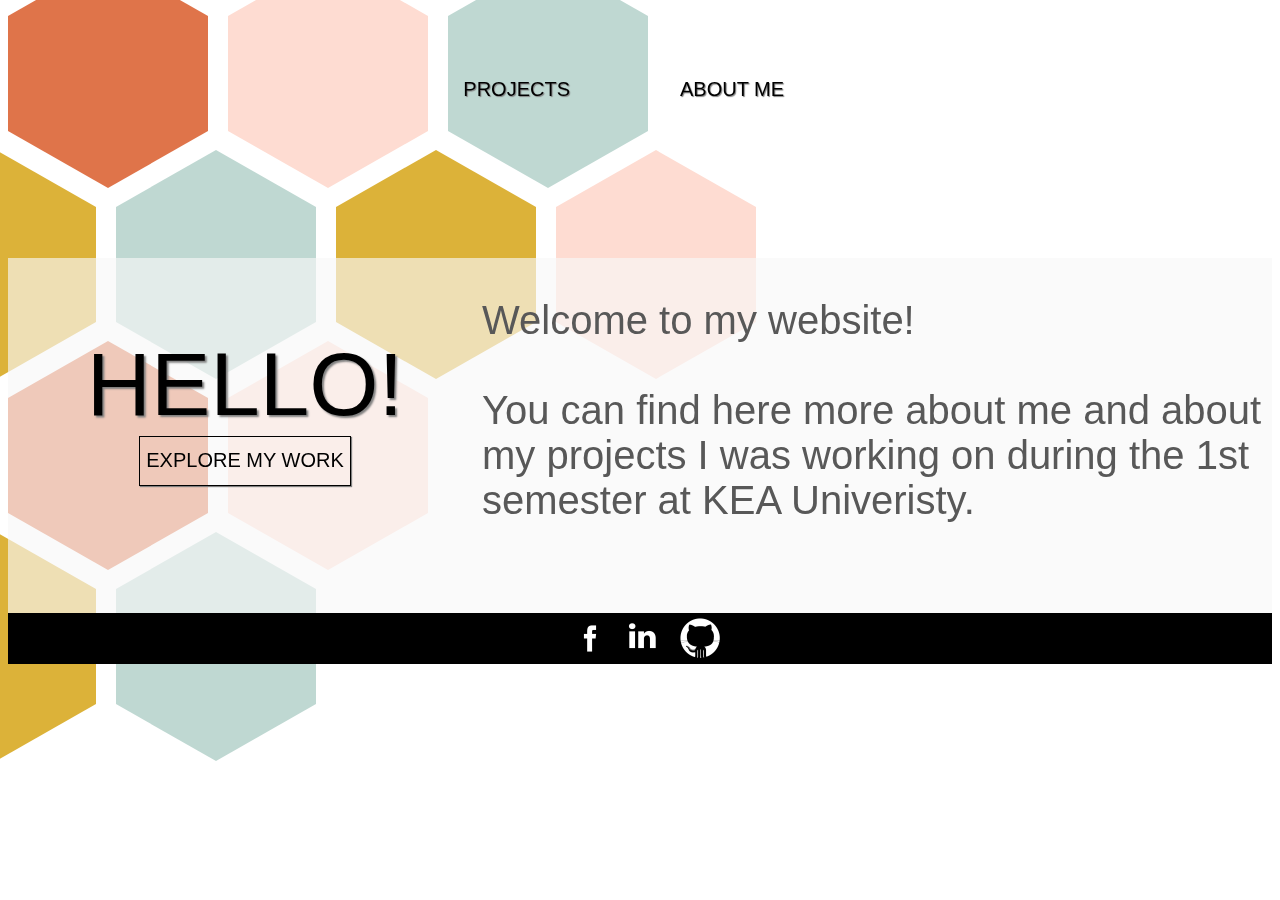
<file: index.html>
<!DOCTYPE html>
<html lang="en">

<head>
    <meta charset="utf-8">
    <meta name="viewport" content="width=device-width, initial-scale=1.0">
    <title>Portfolio</title>
    <link rel="stylesheet" href="style.css" type="text/css">
    <script src="javascript.js" defer></script>
    <link rel="icon" href="images/z.png">
</head>

<body>

    <nav>
        <div class="nav_menu">
            <div class="menu_item1">
                <p><a href="projects.html">PROJECTS</a></p>
            </div>
            <div class="menu_item2">
                <p><a href="about_me.html">ABOUT ME</a></p>
            </div>
        </div>

        <div >
        <svg id="logo" width="176.6" height="196.83" viewBox="0 0 176.6 196.83"><path d="M32.65,24.81A37.28,37.28,0,0,1,32,3.1L27.81,4.2A177.68,177.68,0,0,0,58.1,23.4a122.93,122.93,0,0,0,16.26,7c5.48,1.79,11.92,2.38,16.67-1.47C95,25.75,97.19,19.42,93.87,15c-.9-1.18-2.77-1.85-3.93-.51-13.22,15.24-24.47,32-35.27,49-10.7,16.85-21,34-32.73,50.15a259.68,259.68,0,0,1-21.26,26l4.18,2.43A111.4,111.4,0,0,1,11.14,120,105.51,105.51,0,0,1,16,109.71c.91-1.7,1.86-3.37,2.87-5,.26-.43.64-1.38,1.13-1.62.33-.17.34-.09.72.21a25.42,25.42,0,0,1,3.47,4c1.22,1.47,2.44,2.94,3.67,4.39q3.64,4.28,7.4,8.43,7.68,8.47,15.9,16.45A361.7,361.7,0,0,0,85.91,166.4c12.18,9.16,24.92,18.13,39,24.08s30.15,8.56,45,3.88a50.39,50.39,0,0,0,5.48-2.11,2.51,2.51,0,0,0,.9-3.42,2.56,2.56,0,0,0-3.42-.9c-14,6.21-30.15,4.2-44-1.22-14.34-5.61-27.25-14.81-39.52-24a352.51,352.51,0,0,1-34.93-29.88q-8.2-8-15.88-16.47-3.82-4.24-7.53-8.61c-1.28-1.51-2.54-3-3.8-4.57a21.07,21.07,0,0,0-3.82-4.07,5.28,5.28,0,0,0-5.56-.49c-1.61.86-2.55,2.49-3.46,4a107.91,107.91,0,0,0-5.43,10.25,112.84,112.84,0,0,0-7.69,22.32C.81,137.07.43,139,.1,140.87a2.59,2.59,0,0,0,1.15,2.83,2.54,2.54,0,0,0,3-.39C18,128.63,29.67,112.11,40.59,95.24S61.68,61.24,73,44.83A299.72,299.72,0,0,1,93.51,18.1l-3.93-.51a4,4,0,0,1,.69,4,7.7,7.7,0,0,1-2.62,3.7C83.81,28.23,78.08,26.49,74,25A155.54,155.54,0,0,1,45.84,10.74,171.05,171.05,0,0,1,31.35.59C29.93-.52,27.72-.28,27.18,1.7a42.07,42.07,0,0,0,.66,24.37c1,3,5.85,1.74,4.82-1.33Z" transform="translate(-0.02 0.07)" fill="none" stroke="#000" stroke-width=".5"/></svg>
        </div>
        
    </nav>

    <div class="intro_bg">
        <div class="intro_honeycombs_row1">
            <div class="hexagon hex_port1"></div>
            <div class="hexagon hex_port2"></div>
            <div class="hexagon hex_port3"></div>
        </div>

        <div class="intro_honeycombs_row2">
            <div class="hexagon hex_port4"></div>
            <div class="hexagon hex_port5"></div>
            <div class="hexagon hex_port6"></div>
            <div class="hexagon hex_port7"></div>
        </div>

        <div class="intro_honeycombs_row3">
            <div class="hexagon hex_port8"></div>
            <div class="hexagon hex_port9"></div>
        </div>
        
        <div class="intro_honeycombs_row4">
            <div class="hexagon hex_port10"></div>
            <div class="hexagon hex_port11"></div>
        </div>


    </div>

    <main class="portfolio_main">
        <div class="portfolio_heading">HELLO!</div>
        <button type="button" class="portfolio_btn" onclick="location.href='projects.html';">EXPLORE MY WORK</button>
        
        <div class="portfolio_intro_text"><p class="portfolio_intro_text_style">Welcome to my website!<br><br> You can find here more about me and about my projects I was working on during the 1st semester at KEA Univeristy.</p></div>

    </main>

    <footer>
        <button type="button" class="facebook" onclick="location.href='https://www.facebook.com/ztrembulakova';"></button>
        <button type="button" class="linkedin" onclick="location.href='https://www.linkedin.com/in/zuzana-trembul%C3%A1kov%C3%A1-a0855a192/';"></button>
        <button type="button" class="github" onclick="location.href='https://github.com/zuzanatrembulakova';"></button>
    </footer>

</body></html>
</file>
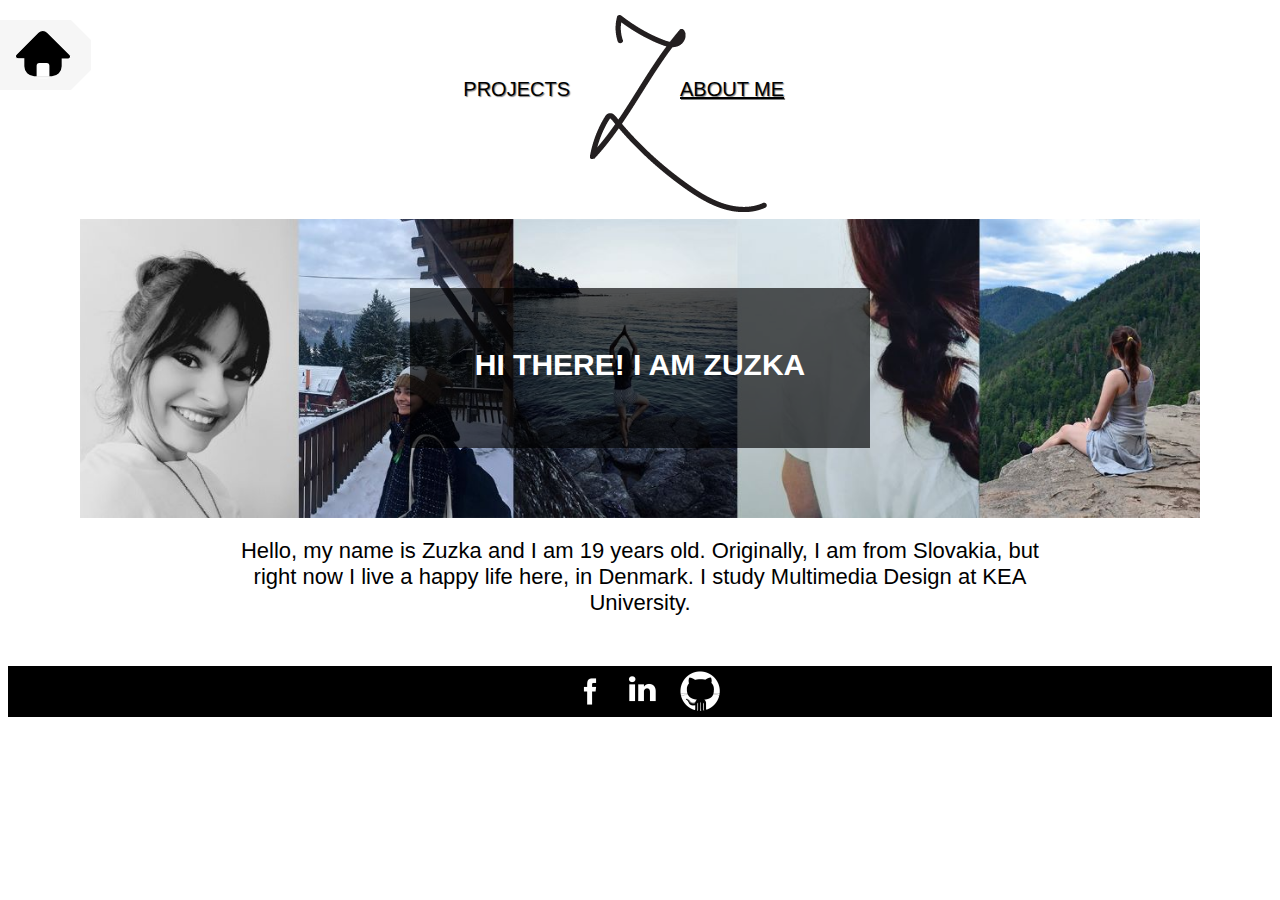
<file: about_me.html>
<!DOCTYPE html>
<html lang="en">
<head>
    <meta charset="utf-8">
    <meta name="viewport" content="width=device-width, initial-scale=1.0">
    <link rel="stylesheet" href="style.css" type="text/css">
    <script src="javascript.js" defer></script>
    <title>About me</title>
    <link rel="icon" href="images/z.png">
</head>

<body>
    <nav>
        <div class="nav_menu">
            <div class="menu_item1">
                <p><a href="projects.html">PROJECTS</a></p>
            </div>
            <div class="menu_item2">
                <p class="menu_selected"><a href="about_me.html">ABOUT ME</a></p>
            </div>
        </div>

        <div class="z_logo"></div>
    </nav>
    
    <div class="home_tab">
        <img src="images/home.svg" onclick="location.href='index.html';" class="home_icon" alt="home">
    </div>
    
    <button onclick="topFunction()" id="topBtn" title="Go to top">Top</button>
    
    <main>
        <div class="about_me_img">
            <div class="text_over_image">
                <p class="about_me_heading"> HI THERE! I AM ZUZKA </p>
            </div>
        </div>
        
        <div class="about_me_text">Hello, my name is Zuzka and I am 19 years old. Originally, I am from Slovakia, but right now I live a happy life here, in Denmark. I study Multimedia Design at KEA University.</div>
    </main>
    
    <footer>
        <button type="button" class="facebook" onclick="location.href='https://www.facebook.com/ztrembulakova';"></button>
        <button type="button" class="linkedin" onclick="location.href='https://www.linkedin.com/in/zuzana-trembul%C3%A1kov%C3%A1-a0855a192/';"></button>
        <button type="button" class="github" onclick="location.href='https://github.com/zuzanatrembulakova';"></button>
    </footer>
    
</body>
</html>
</file>
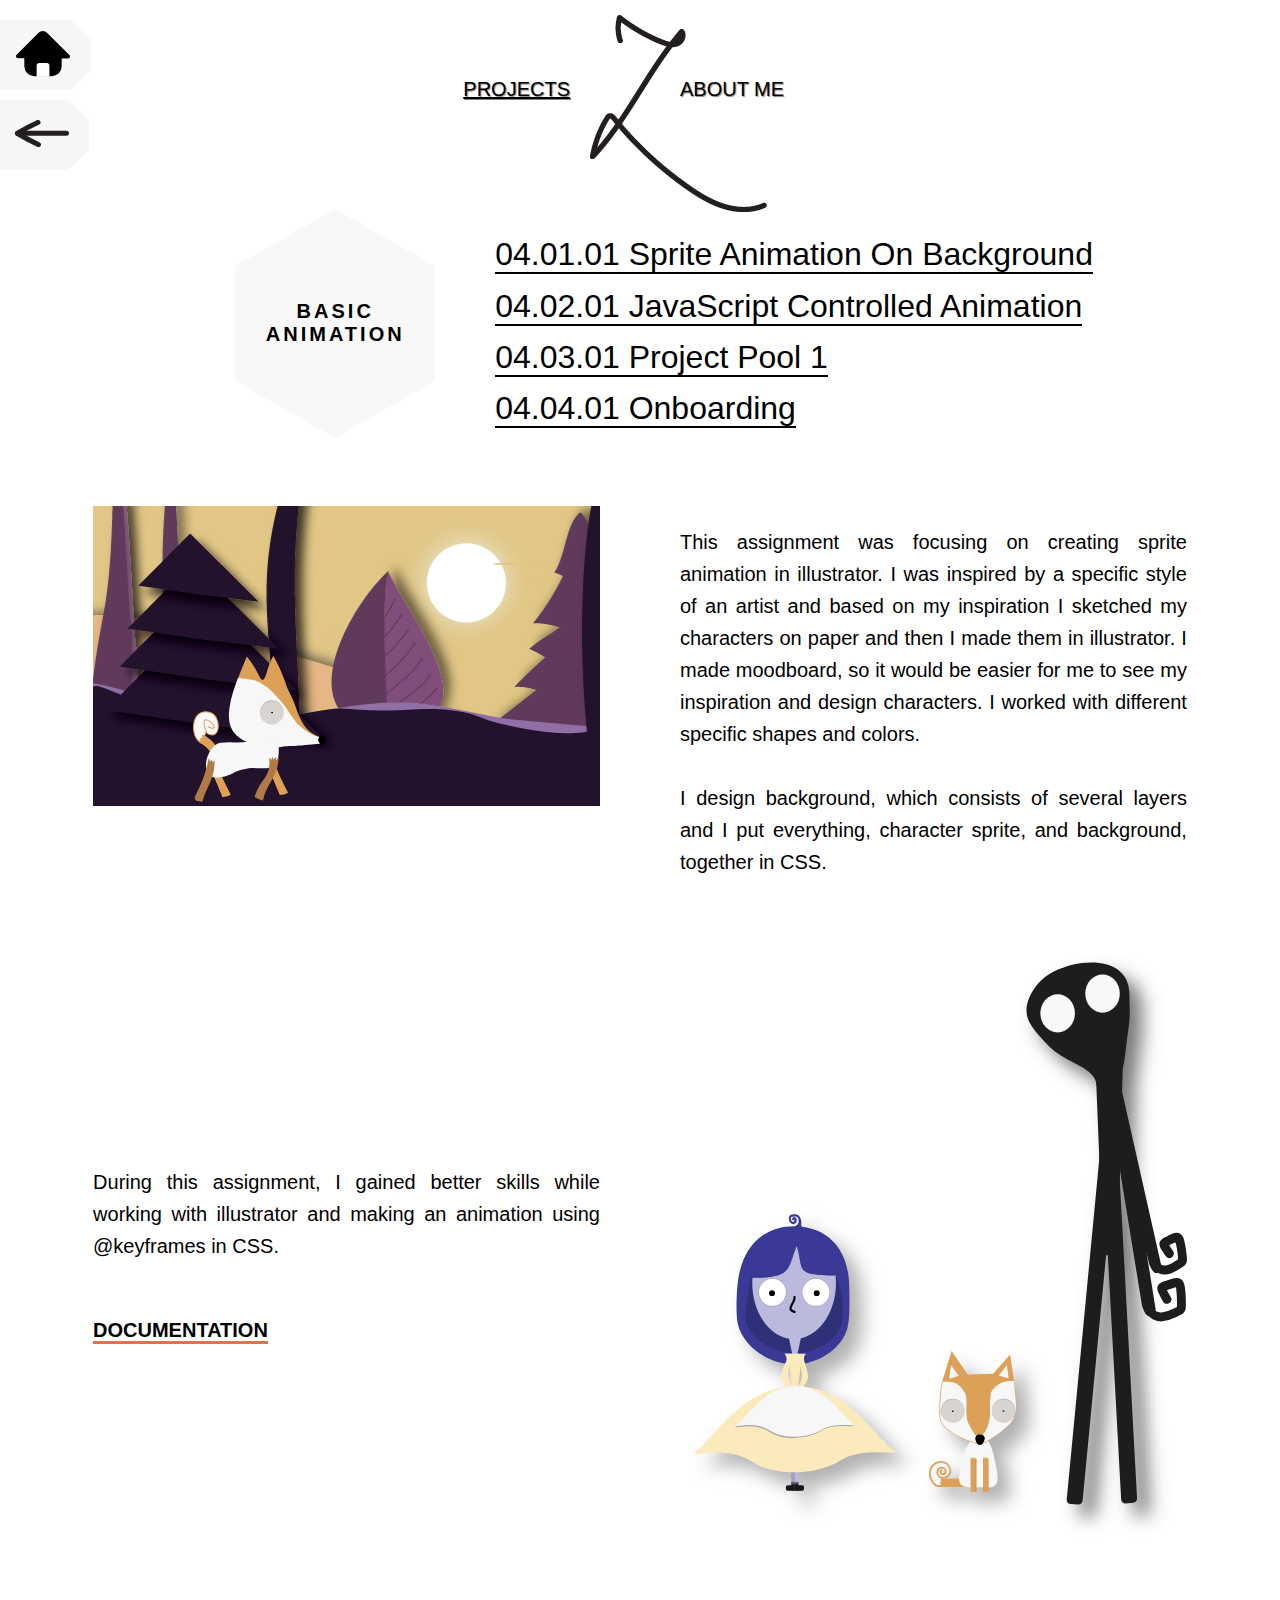
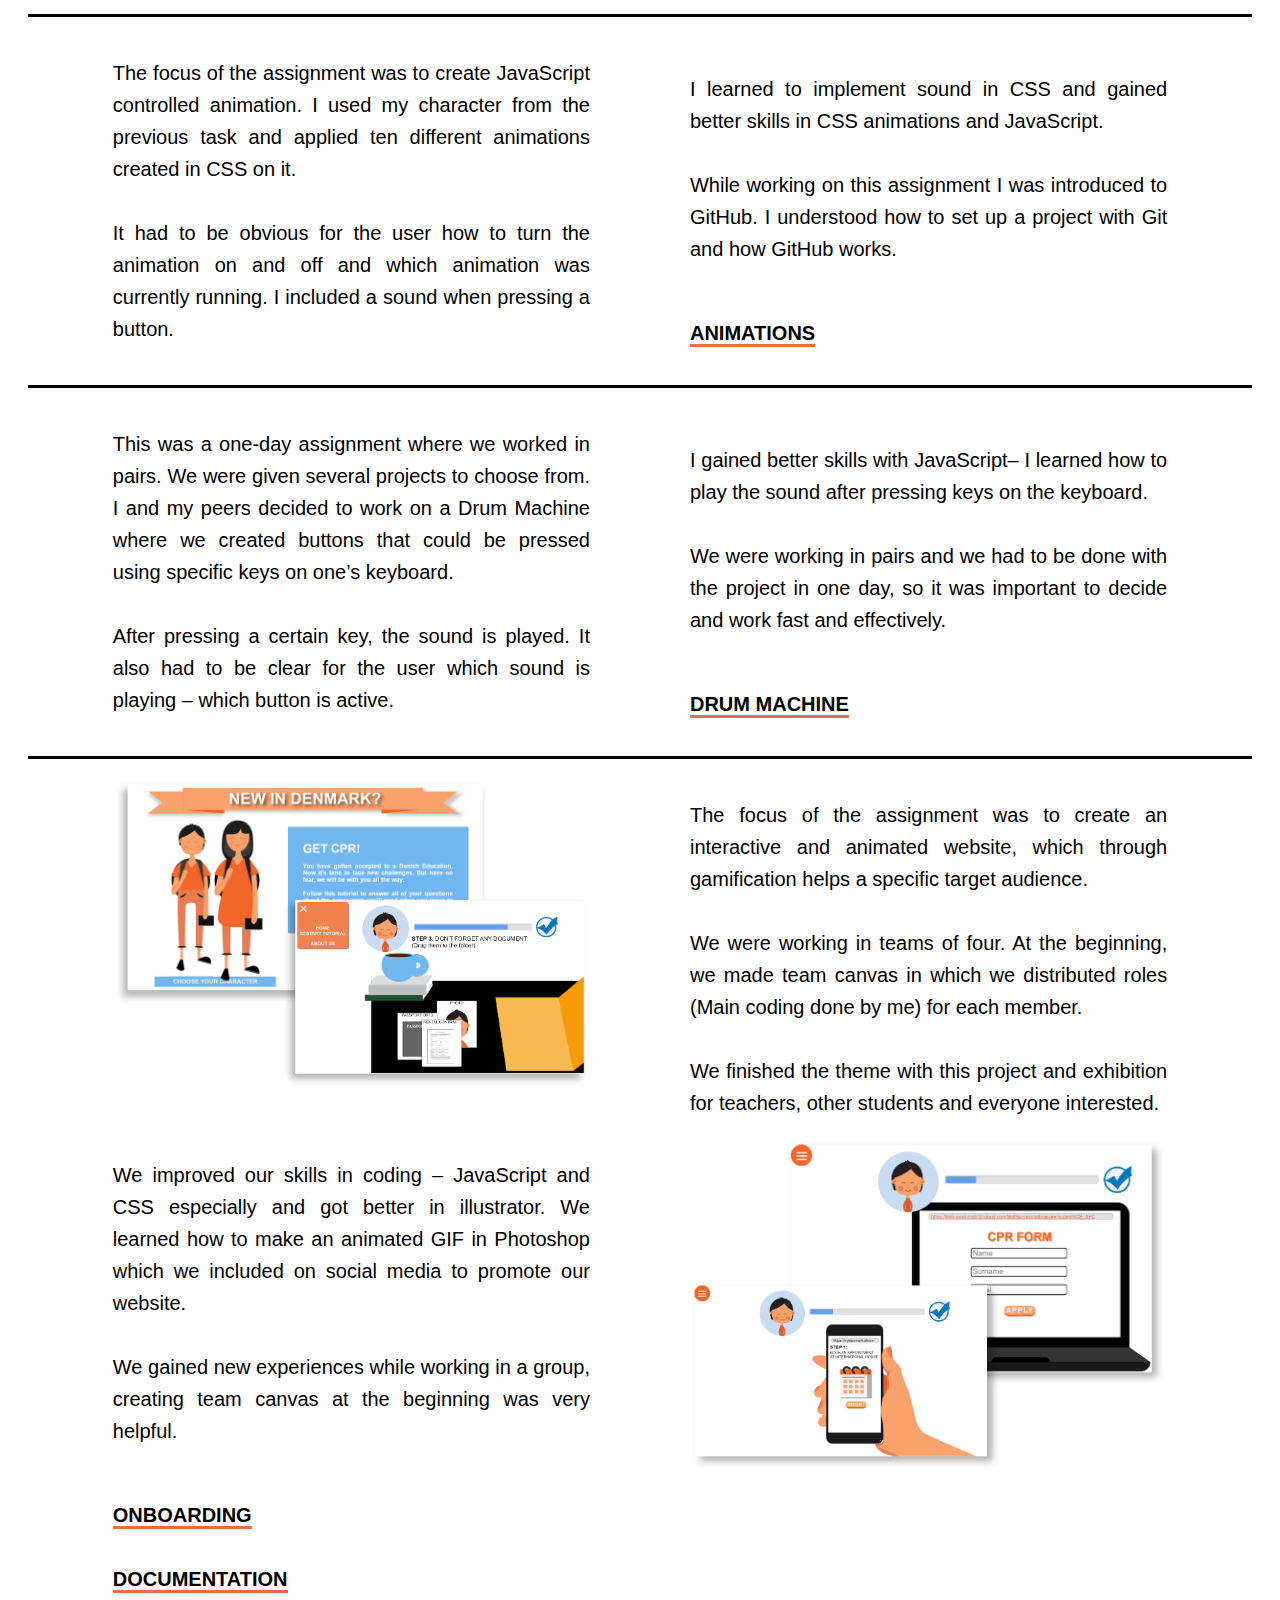
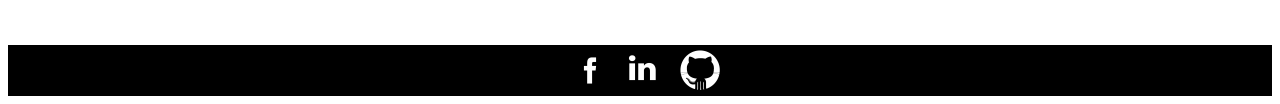
<file: basic_animation.html>
<!DOCTYPE html>
<html lang="en">

<head>
    <meta charset="utf-8">
    <meta name="viewport" content="width=device-width, initial-scale=1.0">
    <title>Projects</title>
    <link rel="stylesheet" href="style.css" type="text/css">
    <script src="javascript.js" defer></script>
    <link rel="icon" href="images/z.png">
</head>

<body>

    <nav>
        <div class="nav_menu">
            <div class="menu_item1">
                <p class="menu_selected"><a href="projects.html">PROJECTS</a></p>
            </div>
            <div class="menu_item2">
                <p><a href="about_me.html">ABOUT ME</a></p>
            </div>
        </div>
        <div class="z_logo"></div>
    </nav>

    <div class="home_tab">
        <img src="images/home.svg" onclick="location.href='index.html';" class="home_icon" alt="home">
    </div>
    <div class="home_tab back_tab" onclick="location.href='projects.html';">
        <img src="images/arrow.svg" onclick="location.href='projects.html';" class="arrow_back_icon" alt="back">
    </div>

    <button onclick="topFunction()" id="topBtn" title="Go to top">Top</button>
    
    <main>

        <div class="honeycomb_project">
            <div class="hexagon hex_project">BASIC ANIMATION</div>
            <h1 class="project_heading">
                <a href="#animation_on_bg" class="submenu_item">04.01.01 Sprite Animation On Background</a><br>
                <a href="#js_controlled_animation" class="submenu_item">04.02.01 JavaScript Controlled Animation</a><br>
                <a href="#project_pool_1" class="submenu_item">04.03.01 Project Pool 1</a><br>
                <a href="#onbarding" class="submenu_item">04.04.01 Onboarding</a>
            </h1>
        </div>

        <div class="project_content" id="animation_on_bg">

            <div class="rw_screen1 rw_screen1_1row">
                <div class="forest5">
                    <div class="forest4">
                        <div class="forest3">
                            <div class="forest6">
                                <div class='forest2'>
                                    <div class='forest1'>
                                        <div class='figure_fox'></div>
                                    </div>
                                </div>
                            </div>
                        </div>
                    </div>
                </div>
            </div>

            <div class="focus focus_2row">
                <h3 class="project_heading_mobile">Sprite Animation</h3>
                <p>This assignment was focusing on creating sprite animation in illustrator. I was inspired by a specific style of an artist and based on my inspiration I sketched my characters on paper and then I made them in illustrator. I made moodboard, so it would be easier for me to see my inspiration and design characters. I worked with different specific shapes and colors.<br><br>I design background, which consists of several layers and I put everything, character sprite, and background, together in CSS.</p>
            </div>
            <img src="images/animation_charcters.svg" class="rw_screen2 rw_screen2_3row" alt="characters">
            <div class="gains gains_4row">
                <p>During this assignment, I gained better skills while working with illustrator and making an animation using @keyframes in CSS.
                </p>
                <br>
                <a class="link_to_project" href="other_material/040101_Sprite-animation-on-a-background_zuzana.pdf" target="_blank">DOCUMENTATION</a>
            </div>

            <div class="line line_5row" id="js_controlled_animation"></div>

        </div>



        <div class="project_content2">
            <div class="focus_1cl">
                <h3 class="project_heading_mobile">JavaScript controlled animation</h3>
                <p>The focus of the assignment was to create JavaScript controlled animation. I used my character from the previous task and applied ten different animations created in CSS on it.<br><br>It had to be obvious for the user how to turn the animation on and off and which animation was currently running. I included a sound when pressing a button.

                </p>
            </div>
            <div class="gains_2cl">
                <p>I learned to implement sound in CSS and gained better skills in CSS animations and JavaScript.<br><br> While working on this assignment I was introduced to GitHub. I understood how to set up a project with Git and how GitHub works.
                </p>
                <br>
                <a class="link_to_project" href="http://zuzka.dk/tenanimations/" target="_blank">ANIMATIONS</a>
            </div>
            <div class="line" id="project_pool_1"></div>

        </div>

        <div class="project_content3">
            <div class="focus_1cl">
                <h3 class="project_heading_mobile">Project pool 1</h3>
                <p>This was a one-day assignment where we worked in pairs. We were given several projects to choose from. I and my peers decided to work on a Drum Machine where we created buttons that could be pressed using specific keys on one’s keyboard.<br><br>After pressing a certain key, the sound is played. It also had to be clear for the user which sound is playing – which button is active.

                </p>
            </div>
            <div class="gains_2cl">
                <p>I gained better skills with JavaScript– I learned how to play the sound after pressing keys on the keyboard.<br><br>We were working in pairs and we had to be done with the project in one day, so it was important to decide and work fast and effectively.

                </p>
                <br>
                <a class="link_to_project" href="http://zuzka.dk/poolproject1/" target="_blank">DRUM MACHINE</a>
            </div>
            <div class="line" id="onbarding"></div>

        </div>

        <div class="project_content4">
            <img src="images/onboarding1.svg" class="rw_screen1" alt="onboarding">
            <div class="focus">
                <h3 class="project_heading_mobile">Onboarding</h3>
                <p>The focus of the assignment was to create an interactive and animated website, which through gamification helps a specific target audience.<br><br>We were working in teams of four. At the beginning, we made team canvas in which we distributed roles (Main coding done by me) for each member.<br><br>We finished the theme with this project and exhibition for teachers, other students and everyone interested.
                </p>
            </div>
            <img src="images/onboarding2.svg" class="rw_screen2" alt="onboarding">
            <div class="gains">
                <p>We improved our skills in coding – JavaScript and CSS especially and got better in illustrator. We learned how to make an animated GIF in Photoshop which we included on social media to promote our website.<br><br>
                We gained new experiences while working in a group, creating team canvas at the beginning was very helpful.
                </p>
                <br>
                <a class="link_to_project" href="http://zuzka.dk/cpr/" target="_blank">ONBOARDING</a><br><br>
                <a class="link_to_project" href="other_material/onboarding.pdf" target="_blank">DOCUMENTATION</a>
            </div>
        </div>

    </main>

    <footer>
        <button type="button" class="facebook" onclick="location.href='https://www.facebook.com/ztrembulakova';"></button>
        <button type="button" class="linkedin" onclick="location.href='https://www.linkedin.com/in/zuzana-trembul%C3%A1kov%C3%A1-a0855a192/';"></button>
        <button type="button" class="github" onclick="location.href='https://github.com/zuzanatrembulakova';"></button>
    </footer>

</body></html>
</file>
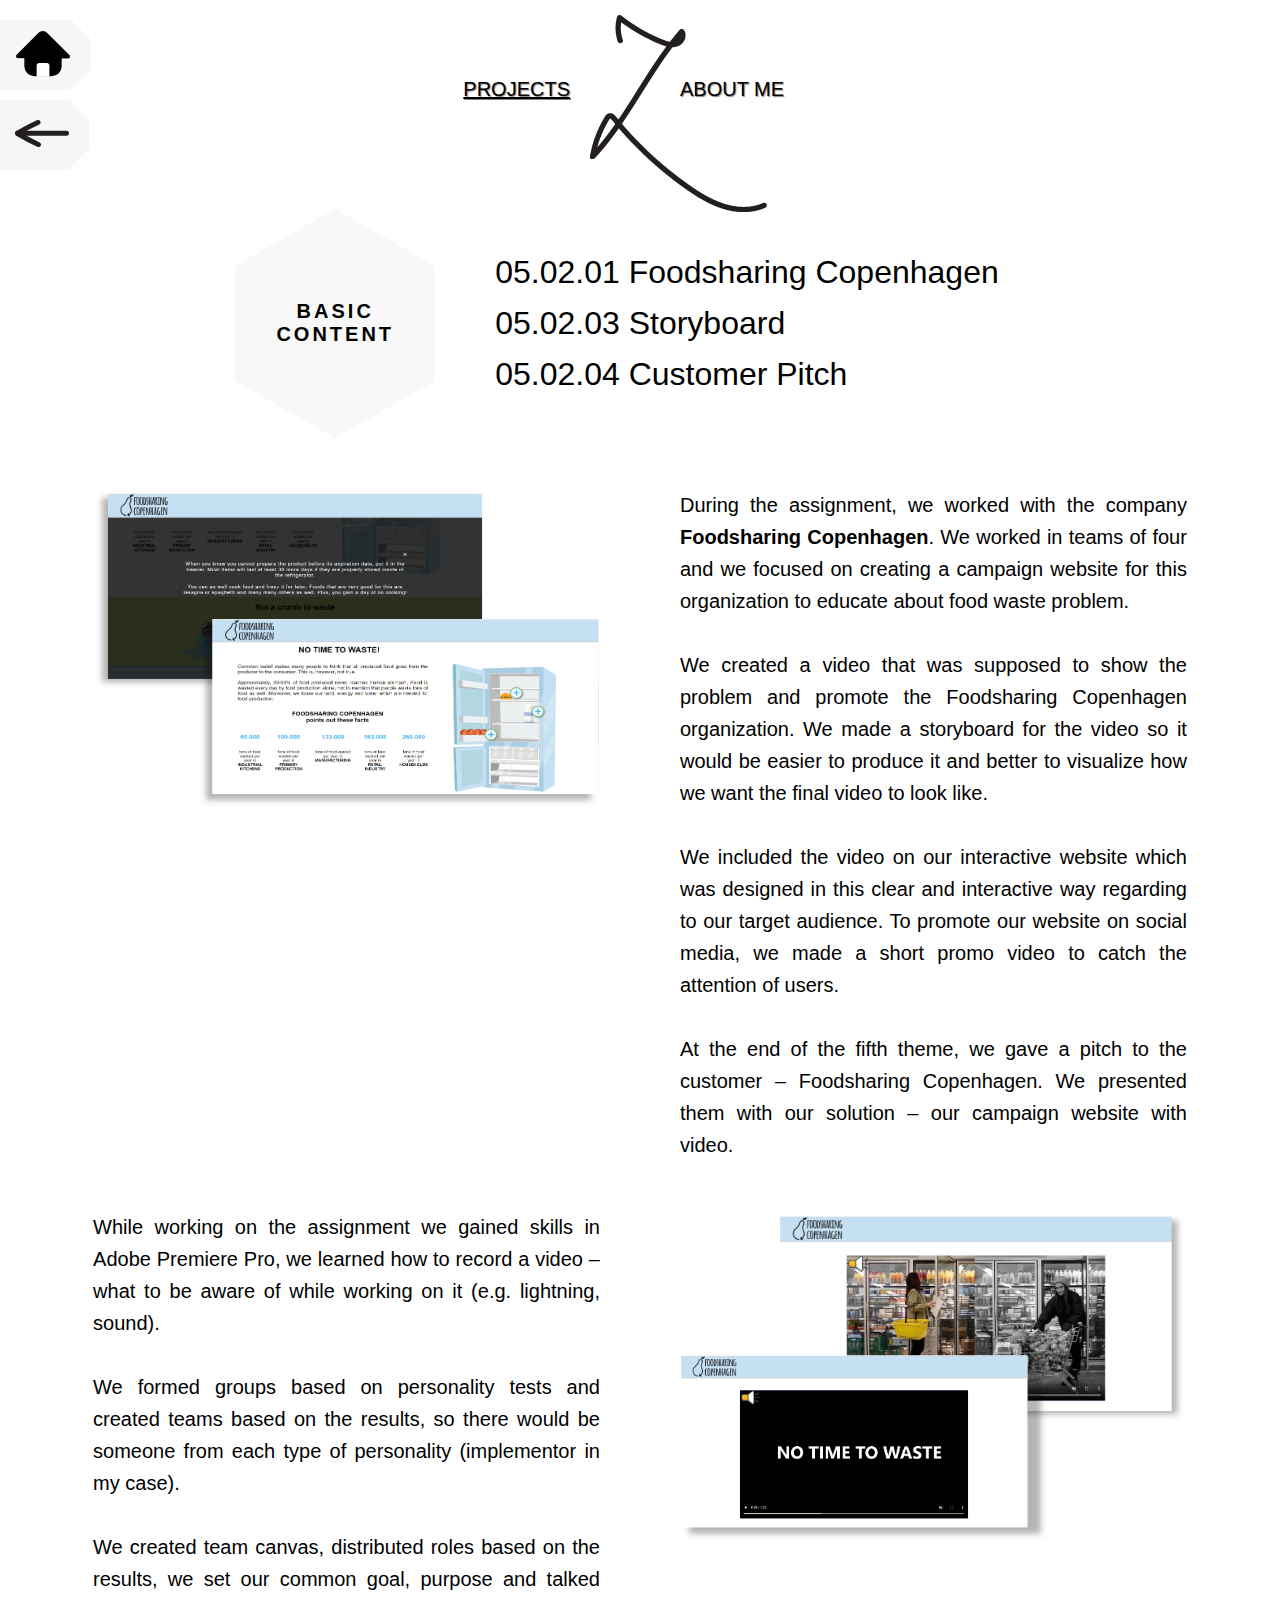
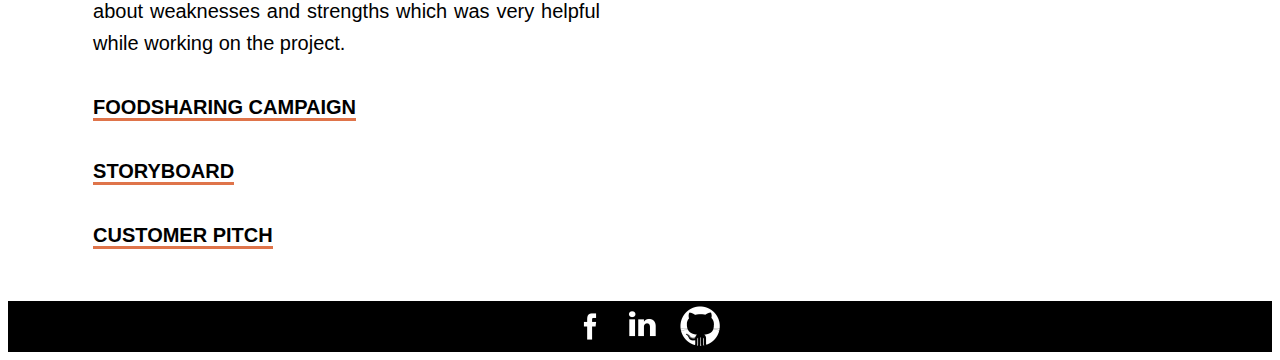
<file: basic_content.html>
<!DOCTYPE html>
<html lang="en">

<head>
    <meta charset="utf-8">
    <meta name="viewport" content="width=device-width, initial-scale=1.0">
    <title>Projects</title>
    <link rel="stylesheet" href="style.css" type="text/css">
    <script src="javascript.js" defer></script>
    <link rel="icon" href="images/z.png">
</head>

<body>

    <nav>
        <div class="nav_menu">
            <div class="menu_item1">
                <p class="menu_selected"><a href="projects.html">PROJECTS</a></p>
            </div>
            <div class="menu_item2">
                <p><a href="about_me.html">ABOUT ME</a></p>
            </div>
        </div>
        <div class="z_logo"></div>
    </nav>
    
    <div class="home_tab">
        <img src="images/home.svg" onclick="location.href='index.html';" class="home_icon" alt="home">
    </div>
    <div class="home_tab back_tab" onclick="location.href='projects.html';">
        <img src="images/arrow.svg" onclick="location.href='projects.html';" class="arrow_back_icon" alt="back">
    </div>
    
    <button onclick="topFunction()" id="topBtn" title="Go to top">Top</button>
    
    <main>

        <div class="honeycomb_project">
            <div class="hexagon hex_project">BASIC CONTENT</div>
            <h1 class="project_heading">
                05.02.01 Foodsharing Copenhagen<br>
                05.02.03 Storyboard<br>
                05.02.04 Customer Pitch
            </h1>
        </div>
        
        <div class="project_content">
            <img src="images/fscph1.svg" class="rw_screen1" alt="fscph">
            <div class="focus">
                During the assignment, we worked with the company <a class="link_in_text" href="https://foodsharingcph.org/" target="_blank">Foodsharing Copenhagen</a>. We worked in teams of four and we focused on creating a campaign website for this organization to educate about food waste problem.<br><br>We created a video that was supposed to show the problem and promote the Foodsharing Copenhagen organization. We made a storyboard for the video so it would be easier to produce it and better to visualize how we want the final video to look like.<br><br>We included the video on our interactive website which was designed in this clear and interactive way regarding to our target audience. To promote our website on social media, we made a short promo video to catch the attention of users.<br><br>At the end of the fifth theme, we gave a pitch to the customer – Foodsharing Copenhagen. We presented them with our solution – our campaign website with video.
            </div>
            <img src="images/fscph2.svg" class="rw_screen2" alt="fscph">
            <div class="gains">
                While working on the assignment we gained skills in Adobe Premiere Pro, we learned how to record a video – what to be aware of while working on it (e.g. lightning, sound).<br><br>We formed groups based on personality tests and created teams based on the results, so there would be someone from each type of personality (implementor in my case).<br><br>We created team canvas, distributed roles based on the results, we set our common goal, purpose and talked about weaknesses and strengths which was very helpful while working on the project.   
                <br><br>
                <a class="link_to_project" href="http://zuzka.dk/fscph/" target="_blank">FOODSHARING CAMPAIGN</a><br><br>
                <a class="link_to_project" href="other_material/fscph_storyboard.pdf" target="_blank">STORYBOARD</a><br><br>
                <a class="link_to_project" href="other_material/NO%20TIME%20TO%20WASTE.pdf" target="_blank">CUSTOMER PITCH</a>
            </div>
        </div>
    </main>

    <footer>
        <button type="button" class="facebook" onclick="location.href='https://www.facebook.com/ztrembulakova';"></button>
        <button type="button" class="linkedin" onclick="location.href='https://www.linkedin.com/in/zuzana-trembul%C3%A1kov%C3%A1-a0855a192/';"></button>
        <button type="button" class="github" onclick="location.href='https://github.com/zuzanatrembulakova';"></button>
    </footer>

</body></html>
</file>
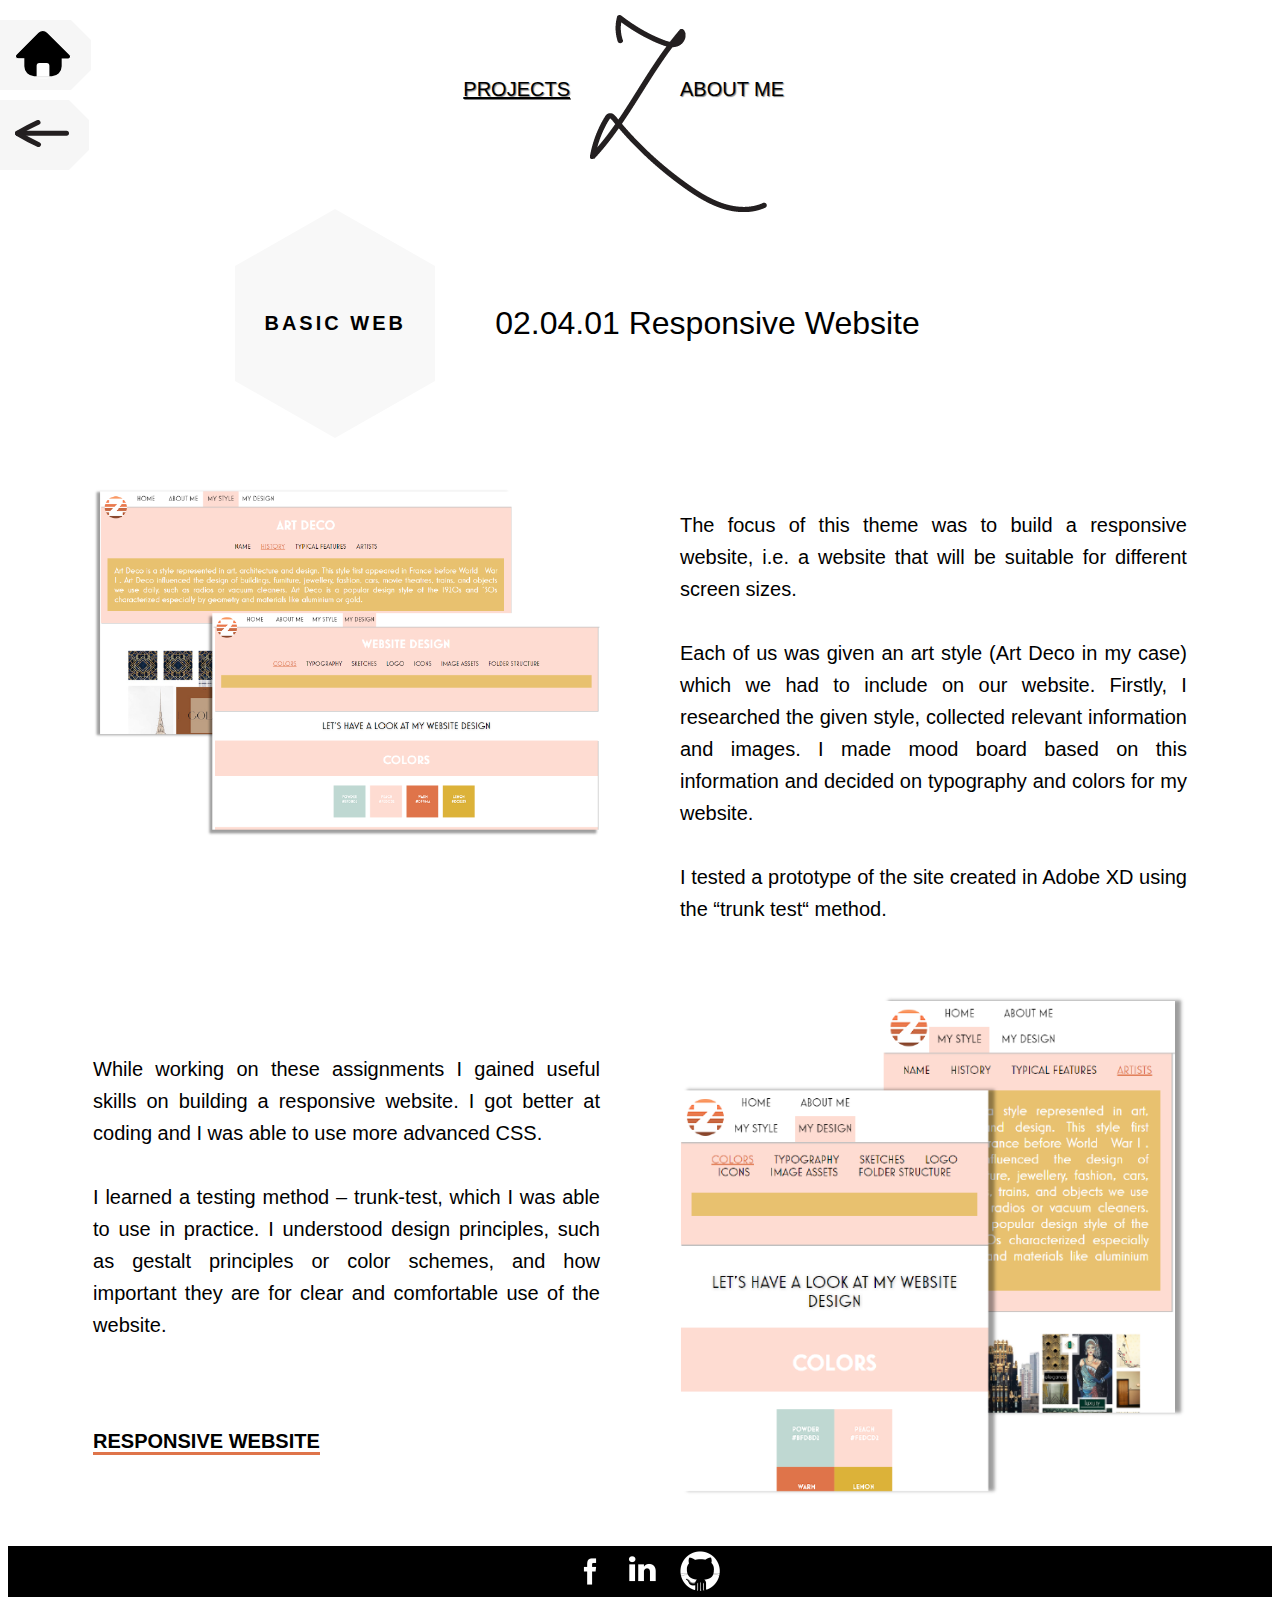
<file: basic_web.html>
<!DOCTYPE html>
<html lang="en">

<head>
    <meta charset="utf-8">
    <meta name="viewport" content="width=device-width, initial-scale=1.0">
    <title>Projects</title>
    <link rel="stylesheet" href="style.css" type="text/css">
    <script src="javascript.js" defer></script>
    <link rel="icon" href="images/z.png">
</head>

<body>

    <nav>
        <div class="nav_menu">
            <div class="menu_item1">
                <p class="menu_selected"><a href="projects.html">PROJECTS</a></p>
            </div>
            <div class="menu_item2">
                <p><a href="about_me.html">ABOUT ME</a></p>
            </div>
        </div>
        <div class="z_logo"></div>
    </nav>
    
    <div class="home_tab">
        <img src="images/home.svg" onclick="location.href='index.html';" class="home_icon" alt="home">
    </div>
    <div class="home_tab back_tab" onclick="location.href='projects.html';">
        <img src="images/arrow.svg" onclick="location.href='projects.html';" class="arrow_back_icon" alt="back">
    </div>

    <button onclick="topFunction()" id="topBtn" title="Go to top">Top</button>
    
    <main>

        <div class="honeycomb_project">
            <div class="hexagon hex_project">BASIC WEB</div>
            <h1 class="project_heading">02.04.01 Responsive Website</h1>
        </div>

        <div class="project_content">
            
            <img class="rw_screen1" src="images/rw_screenshots1.png" alt="responsive website">

            <div class="focus">
                <p>The focus of this theme was to build a responsive website, i.e. a website that will be suitable for different screen sizes.<br><br>Each of us was given an art style (Art Deco in my case) which we had to include on our website. Firstly, I researched the given style, collected relevant information and images. I made mood board based on this information and decided on typography and colors for my website.<br><br>I tested a prototype of the site created in Adobe XD using the “trunk test“ method. 
                </p>
            </div>
            
            <div class="gains">
                <p>While working on these assignments I gained useful skills on building a responsive website. I got better at coding and I was able to use more advanced CSS.<br><br> I learned a testing method – trunk-test, which I was able to use in practice. I understood design principles, such as gestalt principles or color schemes, and how important they are for clear and comfortable use of the website. 
                </p>
                <br><br>
                <a class="link_to_project" href="http://zuzka.dk/responsive/" target="_blank">RESPONSIVE WEBSITE</a>
            </div>
            
            <img class="rw_screen2" src="images/rw_screenshots2.png" alt="responsive website">
            
        </div>

    </main>

    <footer>
        <button type="button" class="facebook" onclick="location.href='https://www.facebook.com/ztrembulakova';"></button>
        <button type="button" class="linkedin" onclick="location.href='https://www.linkedin.com/in/zuzana-trembul%C3%A1kov%C3%A1-a0855a192/';"></button>
        <button type="button" class="github" onclick="location.href='https://github.com/zuzanatrembulakova';"></button>
    </footer>

</body>

</html>
</file>
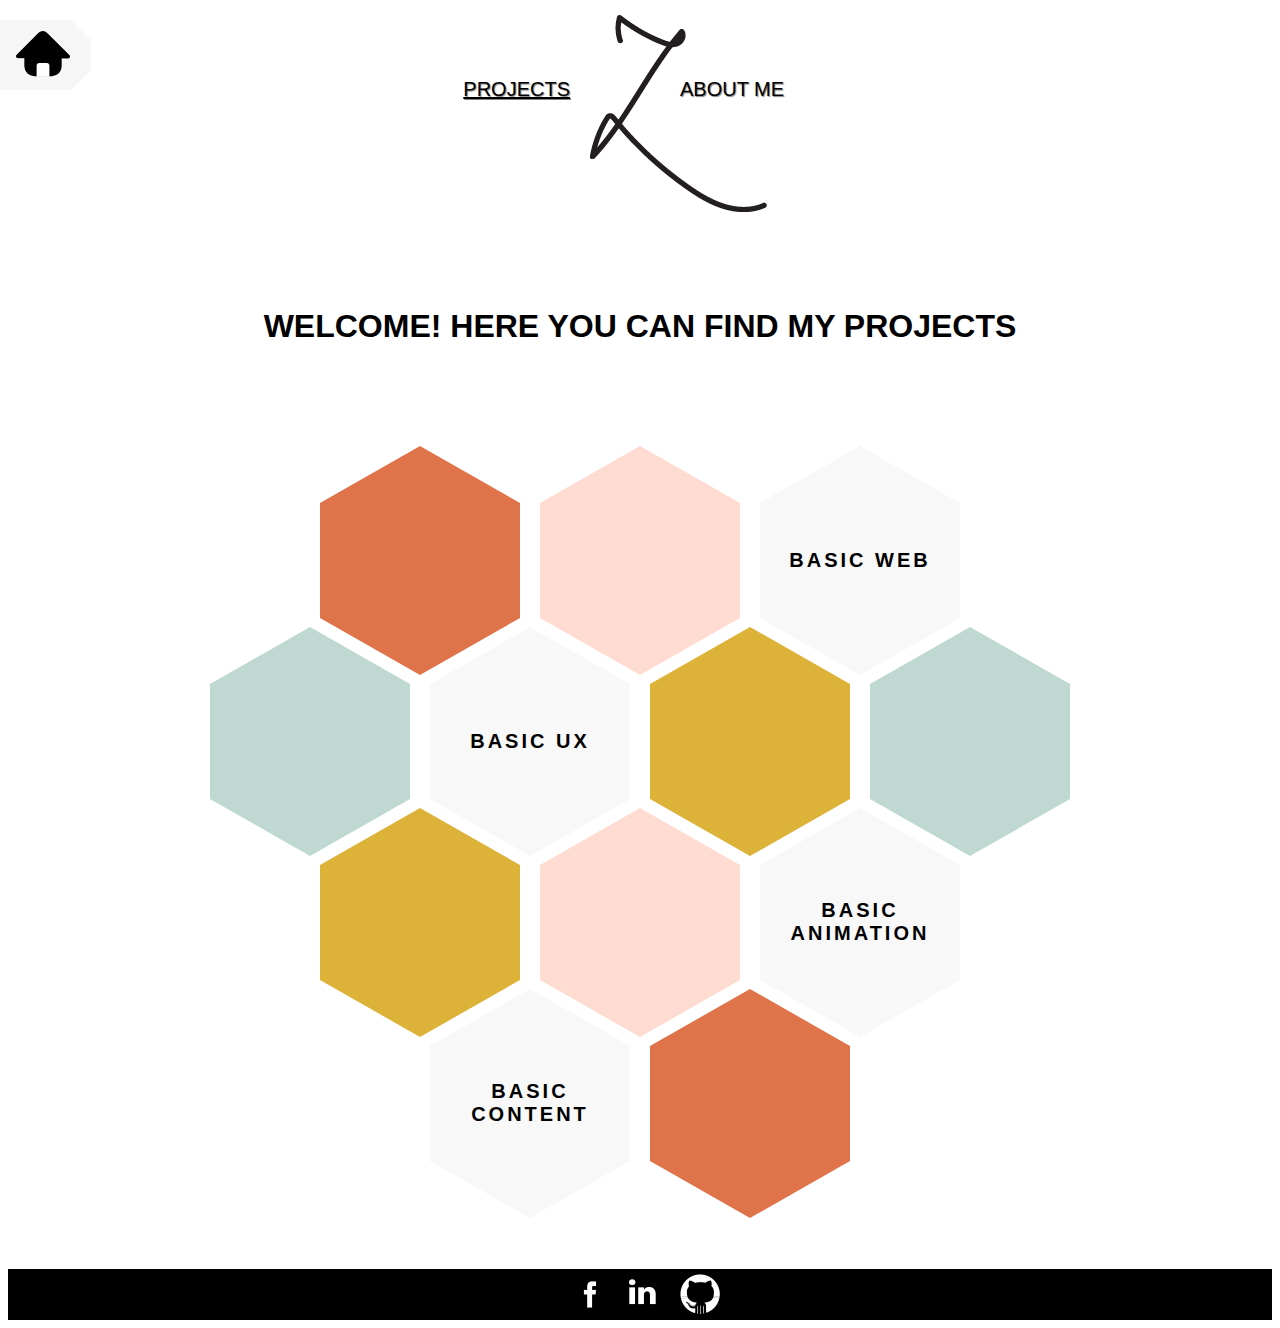
<file: projects.html>
<!DOCTYPE html>
<html lang="en">

<head>
    <meta charset="utf-8">
    <meta name="viewport" content="width=device-width, initial-scale=1.0">
    <title>Projects</title>
    <link rel="stylesheet" href="style.css" type="text/css">
    <script src="javascript.js" defer></script>
    <link rel="icon" href="images/z.png">
</head>

<body>

    <nav>
        <div class="nav_menu">
            <div class="menu_item1">
                <p class="menu_selected"><a href="projects.html">PROJECTS</a></p>
            </div>
            <div class="menu_item2">
                <p><a href="about_me.html">ABOUT ME</a></p>
            </div>
        </div>

        <div class="z_logo"></div>        
    </nav>

    <div class="home_tab">
        <img src="images/home.svg" onclick="location.href='index.html';" class="home_icon" alt="home">
    </div>
    
    <button onclick="topFunction()" id="topBtn" title="Go to top">Top</button>
    
    <main>
        <h1 class="intro_heading">WELCOME! HERE YOU CAN FIND MY PROJECTS</h1>

        <div class="honeycombs_1row">
            <div class="hexagon hex1"></div>
            <div class="hexagon hex2"></div>
            <div class="hexagon hex_basicweb" onclick="location.href='basic_web.html';">BASIC WEB</div>
        </div>

        <div class="honeycombs_2row">
            <div class="hexagon hex3"></div>
            <div class="hexagon hex_basicux" onclick="location.href='basic_ux.html';">BASIC UX</div>
            <div class="hexagon hex4"></div>
            <div class="hexagon hex5"></div>
        </div>

        <div class="honeycombs_3row">
            <div class="hexagon hex6"></div>
            <div class="hexagon hex7"></div>
            <div class="hexagon hex_basicanimation" onclick="location.href='basic_animation.html';">BASIC<br>ANIMATION</div>
        </div>

        <div class="honeycombs_4row">
            <div class="hexagon hex_basiccontent" onclick="location.href='basic_content.html';">BASIC CONTENT</div>
            <div class="hexagon hex8"></div>
        </div>

    </main>

    <footer>
        <button type="button" class="facebook" onclick="location.href='https://www.facebook.com/ztrembulakova';"></button>
        <button type="button" class="linkedin" onclick="location.href='https://www.linkedin.com/in/zuzana-trembul%C3%A1kov%C3%A1-a0855a192/';"></button>
        <button type="button" class="github" onclick="location.href='https://github.com/zuzanatrembulakova';"></button>
    </footer>

</body></html>
</file>
<file: style.css>
body {
    font-family: Arial;
    display: grid;
    grid-template-columns: 1fr;
}

/*--------------------------COMMON & MENU ------------------------------*/

nav {
    height: 200px;
}

.nav_menu {
    display: grid;
    margin-top: 50px;
    grid-template-columns: 1fr 1fr;
}

.menu_item1 {
    grid-column: 1;
    justify-self: end;
    font-size: 20px;
    margin-right: 70px;
    text-shadow: 1px 1px 1px grey;
}

.menu_item2 {
    grid-column: 2;
    font-size: 20px;
    margin-left: 40px;
    text-shadow: 1px 1px 1px grey;
}

.menu_selected {
    text-decoration: underline;
}

a:link,
a:visited {
    color: black;
    text-decoration: none
}

a:hover {
    color: black;
    text-decoration: underline;
    font-weight: bold;
}

.link_in_text {
    font-weight: bold;
}

main {
    justify-content: center;
    display: grid;
    grid-template-columns: 0.2fr 1fr 0.2fr;
}

.z_logo {
    background: url(images/z.png) no-repeat;
    width: 177px;
    height: 197px;
    position: absolute;
    top: 15px;
    left: 50%;
    margin-left: -50px;
    z-index: -1;
}


.home_tab {
    position: fixed;
    top: 20px;
    left: 0px;
    height: 70px;
    background: #F0F0F0A0;
    z-index: 10;
}

.home_tab:after,
.back_tab:after {
    content: "";
    position: absolute;
    height: 30px;
    border-top: 20px solid transparent;
    border-bottom: 20px solid transparent;
    border-left: 20px solid #F0F0F0A0;
}

.home_icon {
    cursor: pointer;
    margin-top: 10px;
    margin-left: 15px;
}

.back_tab {
    top: 100px;
}

.arrow_back_icon {
    cursor: pointer;
    margin-top: 20px;
    margin-left: 15px;
}

#topBtn {
    position: fixed;
    bottom: 20px;
    right: 30px;
    width: 50px;
    height: 40px;
    z-index: 99;
    
    border: none;
    outline: none;
    background-color: #000000A0;
    color: white;
    cursor: pointer;
    font-size: 18px;
    margin: 20px 0px;
    display: none;
}

#topBtn:hover {
    background-color: #000;
}

#topBtn:before {
    content: "";
    position: absolute;
    width: 0;
    margin-left: -10px;
    border-left: 25px solid transparent;
    border-right: 25px solid transparent;
    border-bottom: 10px solid #000000A0;
    bottom: 100%;
}

/*-------------------------- COMMON FOOTER ------------------------------*/

footer {
    margin-top: 50px;
    background-color: black;
    width: auto;
    height: auto;
    display: grid;
    grid-template-columns: 1fr .065fr 1fr;
}

.facebook {
    background: url(images/facebook-icon_smaller.png) no-repeat;
    width: 50px;
    height: 51px;
    grid-column: 1;
    justify-self: end;
    border-style: none;
    cursor: pointer;
}

.linkedin {
    background: url(images/linkedin-icon_smaller.png) no-repeat;
    width: 50px;
    height: 50px;
    grid-column: 2;
    border-style: none;
    cursor: pointer;
}

.github {
    background: url(images/github-icon_smaller.png) no-repeat;
    width: 50px;
    height: 50px;
    grid-column: 3;
    border-style: none;
    cursor: pointer;
    align-items: flex-start;
    margin-left: 10px;
}

/*-----------------------INTRO(index)-------------------------------*/

#logo {
    position: absolute;
    top: 15px;
    left: 50%;
    margin-left: -50px;
    z-index: -1;
}

#logo path:nth-child(1) {
    stroke-dasharray: 1025;
    stroke-dashoffset: 1025;
    animation: logo-anim 2s ease forwards,
        logo-fill 1s ease forwards 2s;
}

@keyframes logo-anim {
    to {
        stroke-dashoffset: 0;
    }
}

@keyframes logo-fill {
    from {
        fill: transparent;
    }

    to {
        fill: #000;
    }
}

.intro_bg {
    position: fixed;
    z-index: -2;
    display: grid;
    grid-template-columns: 1fr;
}

.intro_honeycombs_row1 {
    grid-row: 1;
    display: grid;
    grid-template-columns: .3fr .3fr .3fr .3fr;
    margin-top: -50px;
    column-gap: 20px;

}

.hex_port1 {
    grid-column: 1;
}

.hex_port2 {
    grid-column: 2;
}

.hex_port3 {
    grid-column: 3;
}

.intro_honeycombs_row2 {
    grid-row: 2;
    display: grid;
    grid-template-columns: .3fr .3fr .3fr .3fr;
    margin-left: auto;
    margin-right: auto;
    margin-left: -112px;
    margin-top: -40px;
    column-gap: 20px;
}

.hex_port4 {
    grid-column: 1;
}

.hex_port5 {
    grid-column: 2;
}

.hex_port6 {
    grid-column: 3;
}

.hex_port7 {
    grid-column: 4;
}

.intro_honeycombs_row3 {
    grid-row: 3;
    display: grid;
    grid-template-columns: .3fr .3fr;
    margin-left: auto;
    margin-right: auto;
    margin-left: 0px;
    margin-top: -40px;
    column-gap: 20px;
}

.hex_port8 {
    grid-column: 1;
}

.hex_port9 {
    grid-column: 2;
}

.intro_honeycombs_row4 {
    grid-row: 4;
    display: grid;
    grid-template-columns: .3fr .3fr;
    margin-left: auto;
    margin-right: auto;
    margin-left: -112px;
    margin-top: -40px;
    column-gap: 20px;
}

.hex_port10 {
    grid-column: 1;
}

.hex_port11 {
    grid-column: 2;
}

.portfolio_main {
    margin-top: 50px;
    background-color: #F8F8F8A5;
    width: 100%;
    height: 100%;
    display: grid;
    grid-template-columns: .6fr 1fr;
    grid-template-rows: 1fr 1fr;
}

.portfolio_heading {
    font-size: 89px;
    text-shadow: 2px 2px 2px grey;
    grid-column: 1;
    grid-row: 1;
    align-self: end;
    justify-self: center;

}

.portfolio_btn {
    font-size: 20px;
    grid-column: 1;
    grid-row: 2;
    justify-self: center;
    background: none;
    border-style: none;
    border: 1px black solid;
    cursor: pointer;
    width: auto;
    height: 50px;
    transition: all 0.4s ease 0s;
    box-shadow: 1px 1px 1px grey
}

.portfolio_btn:hover {
    background-color: black;
    color: white;
    transition: all 0.4s ease 0s;
}

.portfolio_intro_text {
    grid-column: 2;
    grid-row: 1 / 3;
}

.portfolio_intro_text_style {
    font-size: 40px;
    justify-self: center;
    color: #585858;

}

/*---------------------------PROJECTS------------------------*/

.intro_heading {
    grid-column: 2;
    grid-row: 1;
    text-align: center;
    margin-top: 100px;
    margin-bottom: 100px;

}

.honeycombs_1row {
    grid-column: 2;
    grid-row: 2;
    display: grid;
    grid-template-columns: 200px 200px 200px;
    column-gap: 20px;
    margin-left: auto;
    margin-right: auto;
}

.honeycombs_2row {
    grid-column: 2;
    grid-row: 3;
    display: grid;
    grid-template-columns: 200px 200px 200px 200px;
    column-gap: 20px;
    margin-left: auto;
    margin-right: auto;
    margin-top: -50px;
}

.honeycombs_3row {
    grid-column: 2;
    grid-row: 4;
    display: grid;
    grid-template-columns: 200px 200px 200px;
    column-gap: 20px;
    margin-left: auto;
    margin-right: auto;
    margin-top: -50px;
}

.honeycombs_4row {
    grid-column: 2;
    grid-row: 5;
    display: grid;
    grid-template-columns: 200px 200px;
    column-gap: 20px;
    margin-left: auto;
    margin-right: auto;
    margin-top: -50px;
}

.hex_project,
.hex_basicux,
.hex_basicanimation,
.hex_basiccontent,
.hex_basicweb {
    font-size: 20px;
    font-weight: bold;
    letter-spacing: 3px;
    text-align: center;
    display: flex;
    justify-content: center;
    align-items: center;
    cursor: pointer;
}

.hex_basicux:hover,
.hex_basicanimation:hover,
.hex_basiccontent:hover,
.hex_basicweb:hover {
    text-decoration: underline;

}

.hex1 {
    grid-column: 1;
    justify-self: end;
}

.hex2 {
    grid-column: 2;
}

.hex_basicweb {
    grid-column: 3;

}

.hex3 {
    grid-column: 1;
}

.hex_basicux {
    grid-column: 2;
}

.hex4 {
    grid-column: 3;
}

.hex5 {
    grid-column: 4;
}

.hex6 {
    grid-column: 1;
}

.hex7 {
    grid-column: 2;
}

.hex_basicanimation {
    grid-column: 3;
}

.hex_basiccontent {
    grid-column: 1;
}

.hex8 {
    grid-column: 2;
}

.hexagon {
    position: relative;
    width: 200px;
    height: 115.47px;
    margin: 57.74px 0;
}

.hexagon:before,
.hexagon:after {
    content: "";
    position: absolute;
    width: 0;
    border-left: 100px solid transparent;
    border-right: 100px solid transparent;
}

.hexagon:before {
    bottom: 100%;
}

.hexagon:after {
    top: 100%;
}

.hex1,
.hex_port1 {
    background-color: #DF744A;
}

.hex1:before,
.hex_port1:before {
    border-bottom: 57.74px solid #DF744A;
}

.hex1:after,
.hex_port1:after {
    border-top: 57.74px solid #DF744A;
}

.hex2,
.hex_port2 {
    background-color: #FEDCD2;
}

.hex2:before,
.hex_port2:before {
    border-bottom: 57.74px solid #FEDCD2;
}

.hex2:after,
.hex_port2:after {
    border-top: 57.74px solid #FEDCD2;
}

.hex_basicweb {
    background-color: #F8F8F8;
}

.hex_basicweb:before {
    border-bottom: 57.74px solid #F8F8F8;
}

.hex_basicweb:after {
    border-top: 57.74px solid #F8F8F8;
}

.hex3,
.hex_port3 {
    background-color: #BFD8D2;
}

.hex3:before,
.hex_port3:before {
    border-bottom: 57.74px solid #BFD8D2;
}

.hex3:after,
.hex_port3:after {
    border-top: 57.74px solid #BFD8D2;
}

.hex_basicux {
    background-color: #F8F8F8;
}

.hex_basicux:before {
    border-bottom: 57.74px solid #F8F8F8;
}

.hex_basicux:after {
    border-top: 57.74px solid #F8F8F8;
}

.hex4,
.hex_port4 {
    background-color: #DCB239;
}

.hex4:before,
.hex_port4:before {
    border-bottom: 57.74px solid #DCB239;
}

.hex4:after,
.hex_port4:after {
    border-top: 57.74px solid #DCB239;
}

.hex5,
.hex_port5 {
    background-color: #BFD8D2;
}

.hex5:before,
.hex_port5:before {
    border-bottom: 57.74px solid #BFD8D2;
}

.hex5:after,
.hex_port5:after {
    border-top: 57.74px solid #BFD8D2;
}

.hex6,
.hex_port6 {
    background-color: #DCB239;
}

.hex6:before,
.hex_port6:before {
    border-bottom: 57.74px solid #DCB239;
}

.hex6:after,
.hex_port6:after {
    border-top: 57.74px solid #DCB239;
}

.hex_basicanimation {
    background-color: #F8F8F8;
}

.hex_basicanimation:before {
    border-bottom: 57.74px solid #F8F8F8;
}

.hex_basicanimation:after {
    border-top: 57.74px solid #F8F8F8;
}

.hex7,
.hex_port7 {
    background-color: #FEDCD2;
}

.hex7:before,
.hex_port7:before {
    border-bottom: 57.74px solid #FEDCD2;
}

.hex7:after,
.hex_port7:after {
    border-top: 57.74px solid #FEDCD2;
}

.hex_basiccontent {
    background-color: #F8F8F8;
}

.hex_basiccontent:before {
    border-bottom: 57.74px solid #F8F8F8;
}

.hex_basiccontent:after {
    border-top: 57.74px solid #F8F8F8;
}

.hex8,
.hex_port8 {
    background-color: #DF744A;
}

.hex8:before,
.hex_port8:before {
    border-bottom: 57.74px solid #DF744A;
}

.hex8:after,
.hex_port8:after {
    border-top: 57.74px solid #DF744A;
}

.hex_port9 {
    background-color: #FEDCD2;
}

.hex_port9:before {
    border-bottom: 57.74px solid #FEDCD2;
}

.hex_port9:after {
    border-top: 57.74px solid #FEDCD2;
}

.hex_port10 {
    background-color: #DCB239;
}

.hex_port10:before {
    border-bottom: 57.74px solid #DCB239;
}

.hex_port10:after {
    border-top: 57.74px solid #DCB239;
}

.hex_port11 {
    background-color: #BFD8D2;
}

.hex_port11:before {
    border-bottom: 57.74px solid #BFD8D2;
}

.hex_port11:after {
    border-top: 57.74px solid #BFD8D2;
}

.honeycomb_project {
    grid-column: 1 / 4;
    grid-row: 1;
    display: grid;
    grid-template-columns: 0.55fr 1fr;
    column-gap: 60px;
}

.hex_project {
    grid-column: 1;
    grid-row: 1;
    justify-self: end;
    cursor: auto;
}

.project_heading {
    grid-column: 2;
    grid-row: 1;
    align-self: center;
    font-weight: normal;
    line-height: 1.6;

}

.hex_project {
    background-color: #F8F8F8;
}

.hex_project:before {
    border-bottom: 57.74px solid #F8F8F8;
}

.hex_project:after {
    border-top: 57.74px solid #F8F8F8;
}

.submenu_item {
    border-bottom: 2px solid black;
}

.submenu_item:hover {
    text-decoration: none;
}

.project_heading_mobile {
    display: none;
}

.project_content {
    margin-top: 50px;
    grid-column: 1 / 4;
    grid-row: 2;
    display: grid;
    grid-template-columns: 0.01fr 1fr 1fr 0.01fr;
    grid-column-gap: 80px;
    grid-row-gap: 50px;
}

.project_content2 {
    grid-column: 1 / 4;
    grid-row: 3;
    display: grid;
    grid-template-columns: 0.01fr 1fr 1fr 0.01fr;
    column-gap: 100px;
}

.project_content3 {
    grid-column: 1 / 4;
    grid-row: 4;
    display: grid;
    grid-template-columns: 0.01fr 1fr 1fr 0.01fr;
    column-gap: 100px;
}

.project_content4 {
    grid-column: 1 / 4;
    grid-row: 5;
    display: grid;
    grid-template-columns: 0.01fr 1fr 1fr 0.01fr;
    column-gap: 100px;
}

.focus {
    margin-top: 0px;
    grid-column: 3;
    text-align: justify;
    line-height: 1.6;
    font-size: 20px;
    align-self: center;
}

.gains {
    grid-column: 2;
    grid-row: 2;
    text-align: justify;
    line-height: 1.6;
    font-size: 20px;
    align-self: center;
}

.focus_1cl {
    margin-top: 0px;
    grid-column: 2;
    text-align: justify;
    line-height: 1.6;
    font-size: 20px;
    align-self: center;
}

.gains_2cl {
    grid-column: 3;
    grid-row: 1;
    text-align: justify;
    line-height: 1.6;
    font-size: 20px;
    align-self: center;
}

.rw_screen1 {
    margin-top: 0px;
    grid-column: 2;
    grid-row: 1;
    width: 100%;
}

.rw_screen2 {
    grid-column: 3;
    grid-row: 2;
    width: 100%;
}

.link_to_project {
    font-weight: bold;
    color: black;
    border-bottom: solid #DF744A;
    font-size: 20px;
}

.link_to_project:hover {
    text-decoration: none;
    color: #DF744A;
}

.line {
    grid-column: 1 / 5;
    grid-row: 3;
    border-bottom: 3px solid black;
    margin: 20px;
}

.figure_fox {
    background: url("background/fox_walk_sprite.svg") no-repeat;
    width: 135px;
    height: 150px;
    animation: walk 0.6s steps(5) infinite;
    transform: translate3D(100px, 150px, 0);
}

.forest1 {
    width: 590px;
    height: 300px;
    background: url("background/bg2_2-01.png");
    animation: bk 7s linear infinite;
}

.forest2 {
    width: 590px;
    height: 300px;
    background: url("background/bg_3-01.png");
    animation: bk 20s linear infinite;
}

.forest3 {
    width: 590px;
    height: 300px;
    background: url("background/bg4-01.png");
    animation: bk 10s linear infinite;
}

.forest4 {
    width: 590px;
    height: 300px;
    background: url("background/bg5-01.png");
}

.forest5 {
    width: 590px;
    height: 300px;
    background: url("background/bg6-01.png");
}

.forest6 {
    width: 590px;
    height: 300px;
    background: url("background/bg7-01.png");
    animation: bk 25s linear infinite;
}

@keyframes walk {
    100% {
        background-position: 0 -750px;
    }
}

@keyframes bk {
    100% {
        background-position: -600px 0;
    }
}



/*-------------------------------ABOUT ME-------------------------------*/

.about_me_img {
    grid-column: 1 / 4;
    grid-row: 1;
    justify-self: center;
    background: url("images/my_photos_smaller.jpg") no-repeat;
    background-size: 100%;
    background-position: center;
    width: 100%;
    max-width: 1120px;
    height: 320px;
    display: grid;
    grid-template-columns: 1fr;

}

.text_over_image {
    grid-column: 1 / 2;
    grid-row: 1 / 2;
    justify-self: center;
    background-color: #000000A5;
    color: white;
    height: 100px;
    width: 400px;
    margin-top: auto;
    margin-bottom: auto;
    padding: 30px;
}

.about_me_heading {
    text-align: center;
    font-size: 30px;
    font-weight: bold;

}

.about_me_text {
    margin-top: 10px;
    grid-column: 2;
    grid-row: 2;
    text-align: center;
    font-size: 22px;
    max-width: 800px;
    margin-left: auto;
    margin-right: auto;
}


/*------------------------------------------*/
/*                HD resolution             */
/*------------------------------------------*/
@media only screen and (max-width: 1280px) {
    .forest1,
    .forest2,
    .forest3,
    .forest4,
    .forest5,
    .forest6 {
        width: 100%;
    }
}

/*------------------------------------------*/
/*                TABLET                    */
/*------------------------------------------*/
@media only screen and (max-width: 900px) {

    /*--------------- INTRO ----------------*/
    .portfolio_main {
        grid-template-columns: 1fr;
        grid-template-rows: 1fr 1fr 2fr;
    }

    .portfolio_intro_text {
        grid-column: 1;
        grid-row: 3;
    }

    .portfolio_intro_text_style {
        font-size: 30px;
        text-align: center;
    }

    /* -------------- PROJECTS -------------*/
    .honeycombs_1row,
    .honeycombs_3row {
        grid-template-columns: 200px 200px;
    }

    .honeycombs_2row {
        grid-template-columns: 200px 200px 200px;
    }

    .honeycombs_4row {
        grid-template-columns: 200px;
    }

    .hex_basicweb {
        grid-column: 2;
    }

    .hex_basicanimation {
        grid-column: 2;
    }

    .hex2,
    .hex5,
    .hex7,
    .hex8 {
        display: none;
    }
    
    /* ----- PROJECT BASIC WEB -------------*/
    .project_content {
        margin-top: 20px;
        grid-column-gap: 20px;
    }

    .rw_screen1_1row {
        grid-column: 2 / 4;
        grid-row: 1;
    }

    .focus_2row {
        grid-column: 2 / 4;
        grid-row: 2;
    }

    .rw_screen2_3row {
        grid-column: 2 / 4;
        grid-row: 3;
        max-width: 500px;
        justify-self: center;
    }

    .gains_4row {
        grid-column: 2 / 4;
        grid-row: 4;
    }

    .line_5row {
        grid-row: 5;
    }

    .gains_2cl {
        align-self: flex-start;
    }
}

/*------------------------------------------*/
/*            MOBILE BIG                    */
/*------------------------------------------*/
@media only screen and (max-width: 680px) {

    .about_me_img {
        background-position: top;
        margin-top: 20px;
        height: 280px;
    }

    .text_over_image {
        height: initial;
        margin-bottom: initial;
        width: initial;
        padding: 0px 30px;
    }

    .project_heading_mobile {
        display: block;
        text-align: center;
    }

    .hex_project {
        width: 120px;
        height: 80px;
        font-size: 12px;
    }

    .hex_project:before {
        border-left: 60px solid transparent;
        border-right: 60px solid transparent;
        border-bottom: 25px solid #F8F8F8;
    }

    .hex_project:after {
        border-left: 60px solid transparent;
        border-right: 60px solid transparent;
        border-top: 25px solid #F8F8F8;
    }

    /* -------------- PROJECTS -------------*/
    .honeycombs_2row {
        grid-template-columns: 10px 200px 10px;
    }

    .hex3,
    .hex4 {
        display: none;
    }

    .project_content4,
    .project_content3,
    .project_content2,
    .project_content {
        grid-template-columns: 0.01fr 1fr 0.01fr;
        grid-column-gap: 20px;
        grid-row-gap: 10px;
    }

    .project_heading {
        font-size: 20px;
    }

    .focus {
        grid-column: 2;
        grid-row: 1;
    }

    .rw_screen1 {
        grid-column: 2;
        grid-row: 2;
    }

    .gains {
        grid-column: 2;
        grid-row: 3;
    }

    .rw_screen2 {
        grid-column: 2;
        grid-row: 4;
    }

    .focus_1cl {
        grid-column: 2;
        grid-row: 1;
    }

    .gains_2cl {
        grid-column: 2;
        grid-row: 2;

    }

    .line {
        grid-column: 1 / 3;
        grid-row: 5;

    }

    .forest1,
    .forest2,
    .forest3,
    .forest4,
    .forest5,
    .forest6 {
        width: 100%
    }
}

/*------------------------------------------*/
/*            MOBILE SMALL                  */
/*------------------------------------------*/
@media only screen and (max-width: 480px) {

    .nav_menu {
        margin-top: auto;
    }

    .menu_item1 {
        grid-column: 2;
        margin-right: auto;
        margin-left: 40px;
    }

    .menu_item2 {
        grid-row: 2;
    }

    .z_logo {
        margin-left: 0px;
        left: 95px
    }

    #logo {
        margin-left: 0px;
        left: 95px
    }

    .about_me_img {
        height: 230px;
    }

    .honeycombs_1row,
    .honeycombs_3row {
        grid-template-columns: 120px 120px;
        column-gap: 10px;
    }

    .honeycombs_2row {
        grid-template-columns: 1px 120px 1px;
        column-gap: 10px;
    }

    .honeycombs_4row {
        grid-template-columns: 120px;

    }

    .honeycomb_project {
        column-gap: 25px;
    }

    .hexagon {
        width: 120px;
        height: 80px;
        font-size: 14px;
        margin-top: 25px;
    }

    .hexagon:before {
        border-left: 60px solid transparent;
        border-right: 60px solid transparent;
        border-bottom: 25px solid #F8F8F8;
    }

    .hexagon:after {
        border-left: 60px solid transparent;
        border-right: 60px solid transparent;
        border-top: 25px solid #F8F8F8;
    }

    .hex1:before {
        border-bottom: 25px solid #DF744A;
    }

    .hex1:after {
        border-top: 25px solid #DF744A;
    }

    .hex6:before {
        border-bottom: 25px solid #DCB239;
    }

    .hex6:after {
        border-top: 25px solid #DCB239;
    }

    .hex_port1:before {
        border-bottom: 25px solid #DF744A;
    }

    .hex_port1:after {
        border-top: 25px solid #DF744A;
    }

    .hex_port2:before {
        border-bottom: 25px solid #FEDCD2;
    }

    .hex_port2:after {
        border-top: 25px solid #FEDCD2;
    }

    .hex_port3:before {
        border-bottom: 25px solid #BFD8D2;
    }

    .hex_port3:after {
        border-top: 25px solid #BFD8D2;
    }

    .hex_port4:before {
        border-bottom: 25px solid #DCB239;
    }

    .hex_port4:after {
        border-top: 25px solid #DCB239;
    }

    .hex_port5:before {
        border-bottom: 25px solid #BFD8D2;
    }

    .hex_port5:after {
        border-top: 25px solid #BFD8D2;
    }

    .hex_port6:before {
        border-bottom: 25px solid #DCB239;
    }

    .hex_port6:after {
        border-top: 25px solid #DCB239;
    }

    .hex_port7:before {
        border-bottom: 25px solid #FEDCD2;
    }

    .hex_port7:after {
        border-top: 25px solid #FEDCD2;
    }

    .hex_port8:before {
        border-bottom: 25px solid #DF744A;
    }

    .hex_port8:after {
        border-top: 25px solid #DF744A;
    }


    .hex_port9:before {
        border-bottom: 25px solid #FEDCD2;
    }

    .hex_port9:after {
        border-top: 25px solid #FEDCD2;
    }

    .hex_port10:before {
        border-bottom: 25px solid #DCB239;
    }

    .hex_port10:after {
        border-top: 25px solid #DCB239;
    }

    .hex_port11:before {
        border-bottom: 25px solid #BFD8D2;
    }

    .hex_port11:after {
        border-top: 25px solid #BFD8D2;
    }

    .home_tab {
        top: 10px;
        left: 0px;
        height: 40px;
    }

    .home_tab:after,
    .back_tab:after {
        height: 20px;
        border-top: 10.2px solid transparent;
        border-bottom: 10.2px solid transparent;
        border-left: 10px solid #F0F0F0A0;
    }

    .home_icon {
        width: 20px;
        margin-top: 12px;
        margin-left: 10px;
    }

    .back_tab {
        top: 60px;
    }

    .arrow_back_icon {
        width: 20px;
        margin-top: 16px;
        margin-left: 10px;
    }
}
</file>
